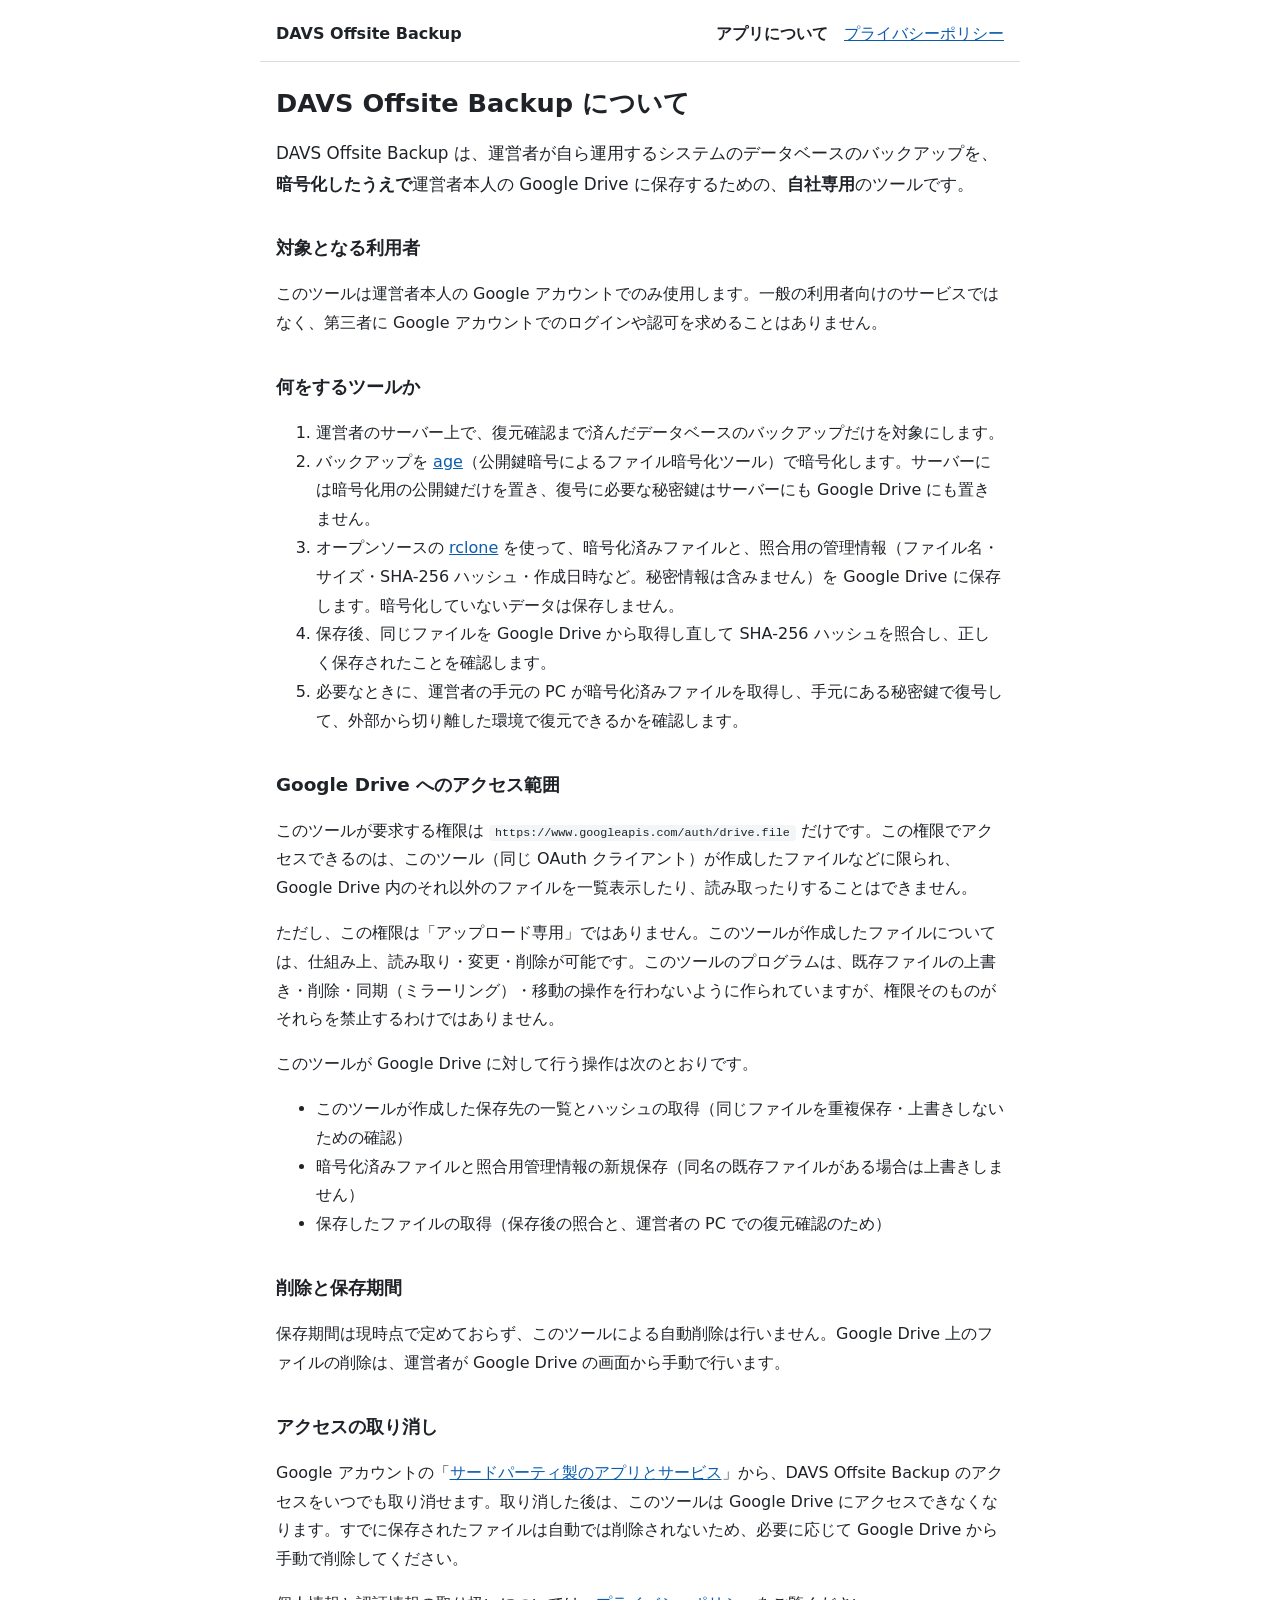
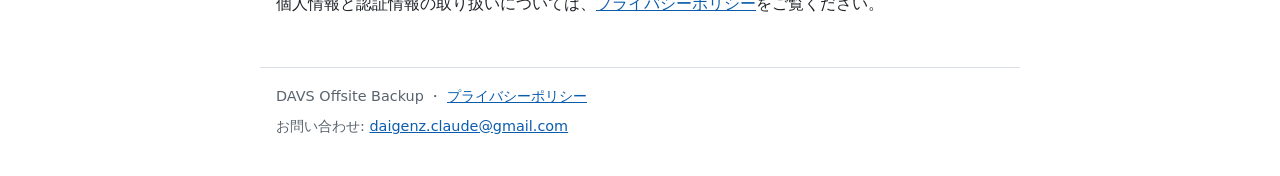
<file: index.html>
<!doctype html>
<html lang="ja">
<head>
  <meta charset="utf-8">
  <meta name="viewport" content="width=device-width, initial-scale=1">
  <title>DAVS Offsite Backup</title>
  <meta name="description" content="DAVS Offsite Backup は、運営者が自ら運用するシステムの暗号化済みバックアップを、運営者本人の Google Drive に保存するための自社専用ツールです。">
  <link rel="stylesheet" href="style.css">
</head>
<body>
  <header>
    <p class="brand">DAVS Offsite Backup</p>
    <nav aria-label="ページ">
      <a href="index.html" aria-current="page">アプリについて</a>
      <a href="privacy.html">プライバシーポリシー</a>
    </nav>
  </header>

  <main>
    <h1>DAVS Offsite Backup について</h1>

    <p class="lead">DAVS Offsite Backup は、運営者が自ら運用するシステムのデータベースのバックアップを、<strong>暗号化したうえで</strong>運営者本人の Google Drive に保存するための、<strong>自社専用</strong>のツールです。</p>

    <section>
      <h2>対象となる利用者</h2>
      <p>このツールは運営者本人の Google アカウントでのみ使用します。一般の利用者向けのサービスではなく、第三者に Google アカウントでのログインや認可を求めることはありません。</p>
    </section>

    <section>
      <h2>何をするツールか</h2>
      <ol>
        <li>運営者のサーバー上で、復元確認まで済んだデータベースのバックアップだけを対象にします。</li>
        <li>バックアップを <a href="https://github.com/FiloSottile/age">age</a>（公開鍵暗号によるファイル暗号化ツール）で暗号化します。サーバーには暗号化用の公開鍵だけを置き、復号に必要な秘密鍵はサーバーにも Google Drive にも置きません。</li>
        <li>オープンソースの <a href="https://rclone.org/">rclone</a> を使って、暗号化済みファイルと、照合用の管理情報（ファイル名・サイズ・SHA-256 ハッシュ・作成日時など。秘密情報は含みません）を Google Drive に保存します。暗号化していないデータは保存しません。</li>
        <li>保存後、同じファイルを Google Drive から取得し直して SHA-256 ハッシュを照合し、正しく保存されたことを確認します。</li>
        <li>必要なときに、運営者の手元の PC が暗号化済みファイルを取得し、手元にある秘密鍵で復号して、外部から切り離した環境で復元できるかを確認します。</li>
      </ol>
    </section>

    <section>
      <h2>Google Drive へのアクセス範囲</h2>
      <p>このツールが要求する権限は <code>https://www.googleapis.com/auth/drive.file</code> だけです。この権限でアクセスできるのは、このツール（同じ OAuth クライアント）が作成したファイルなどに限られ、Google Drive 内のそれ以外のファイルを一覧表示したり、読み取ったりすることはできません。</p>
      <p>ただし、この権限は「アップロード専用」ではありません。このツールが作成したファイルについては、仕組み上、読み取り・変更・削除が可能です。このツールのプログラムは、既存ファイルの上書き・削除・同期（ミラーリング）・移動の操作を行わないように作られていますが、権限そのものがそれらを禁止するわけではありません。</p>
      <p>このツールが Google Drive に対して行う操作は次のとおりです。</p>
      <ul>
        <li>このツールが作成した保存先の一覧とハッシュの取得（同じファイルを重複保存・上書きしないための確認）</li>
        <li>暗号化済みファイルと照合用管理情報の新規保存（同名の既存ファイルがある場合は上書きしません）</li>
        <li>保存したファイルの取得（保存後の照合と、運営者の PC での復元確認のため）</li>
      </ul>
    </section>

    <section>
      <h2>削除と保存期間</h2>
      <p>保存期間は現時点で定めておらず、このツールによる自動削除は行いません。Google Drive 上のファイルの削除は、運営者が Google Drive の画面から手動で行います。</p>
    </section>

    <section>
      <h2>アクセスの取り消し</h2>
      <p>Google アカウントの「<a href="https://myaccount.google.com/connections">サードパーティ製のアプリとサービス</a>」から、DAVS Offsite Backup のアクセスをいつでも取り消せます。取り消した後は、このツールは Google Drive にアクセスできなくなります。すでに保存されたファイルは自動では削除されないため、必要に応じて Google Drive から手動で削除してください。</p>
    </section>

    <p>個人情報と認証情報の取り扱いについては、<a href="privacy.html">プライバシーポリシー</a>をご覧ください。</p>
  </main>

  <footer>
    <p>DAVS Offsite Backup ・ <a href="privacy.html">プライバシーポリシー</a></p>
    <p>お問い合わせ: <a href="mailto:daigenz.claude@gmail.com">daigenz.claude@gmail.com</a></p>
  </footer>
</body>
</html>
</file>
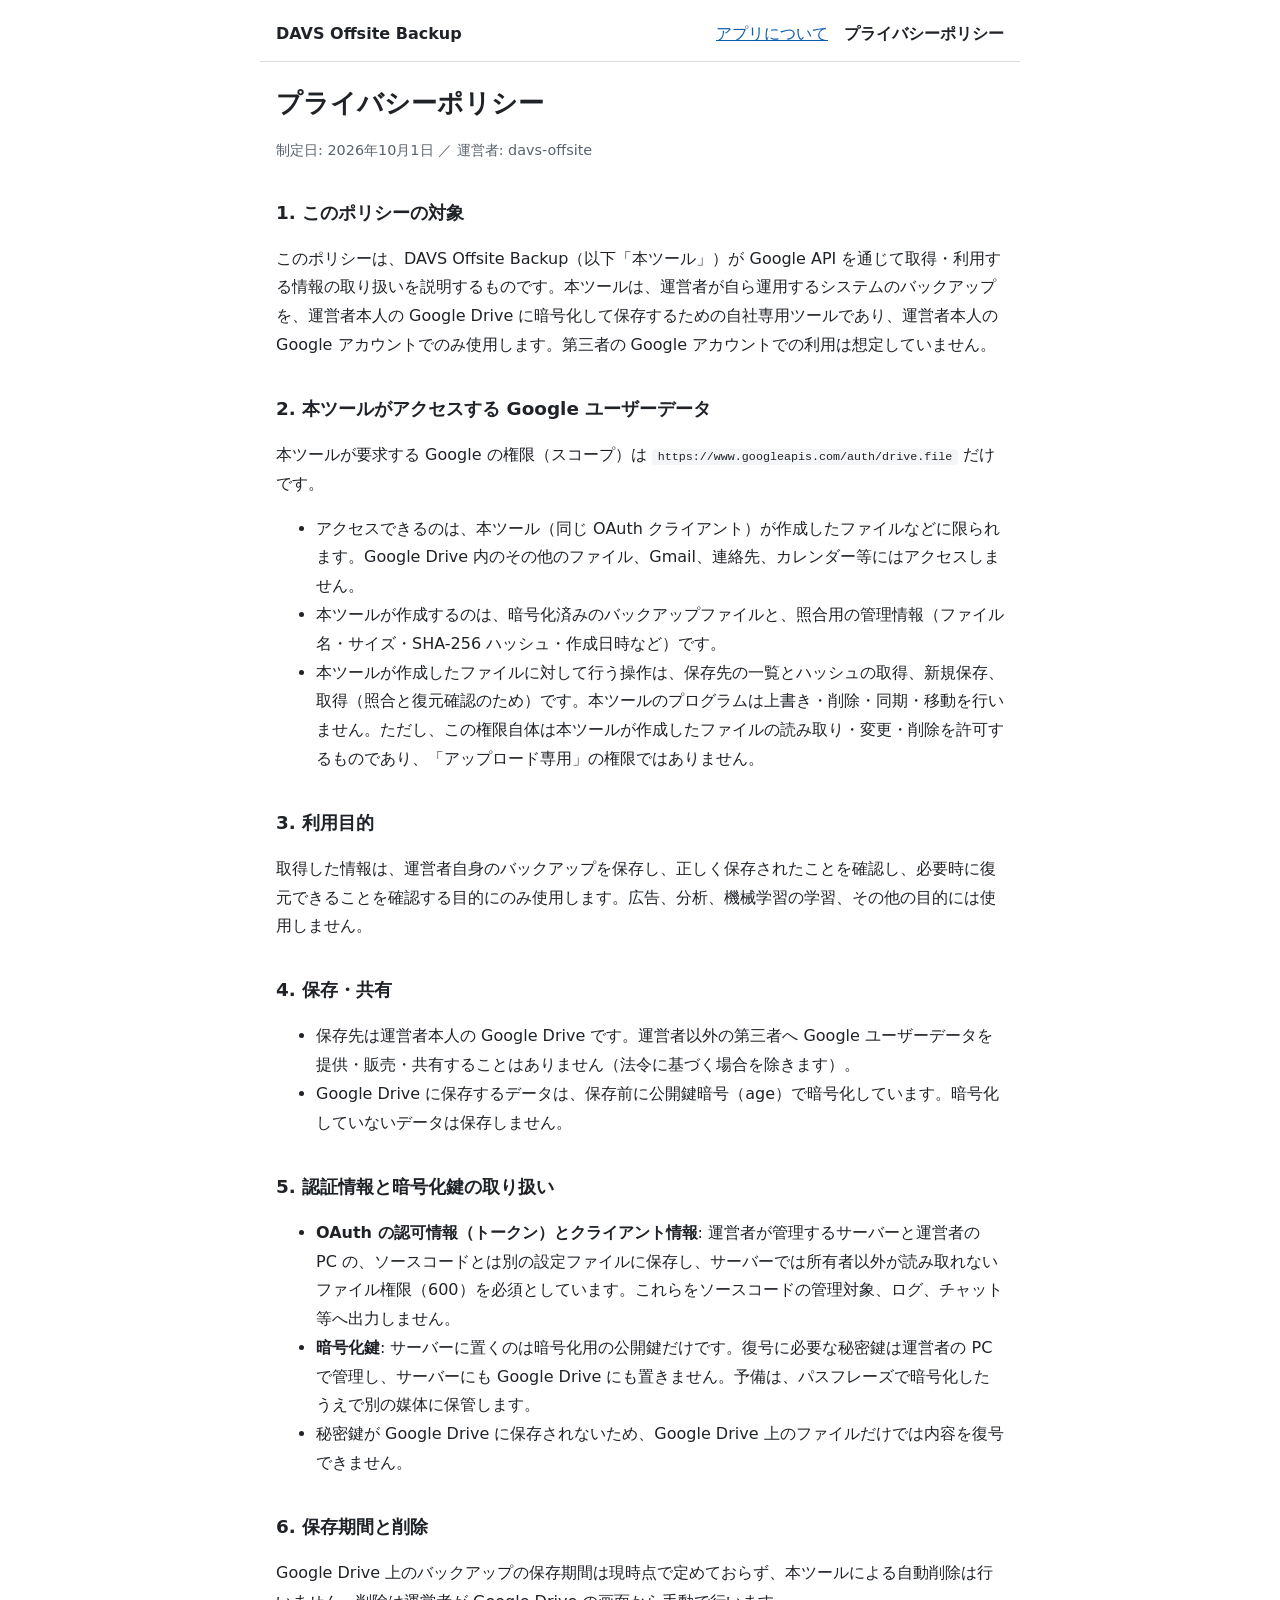
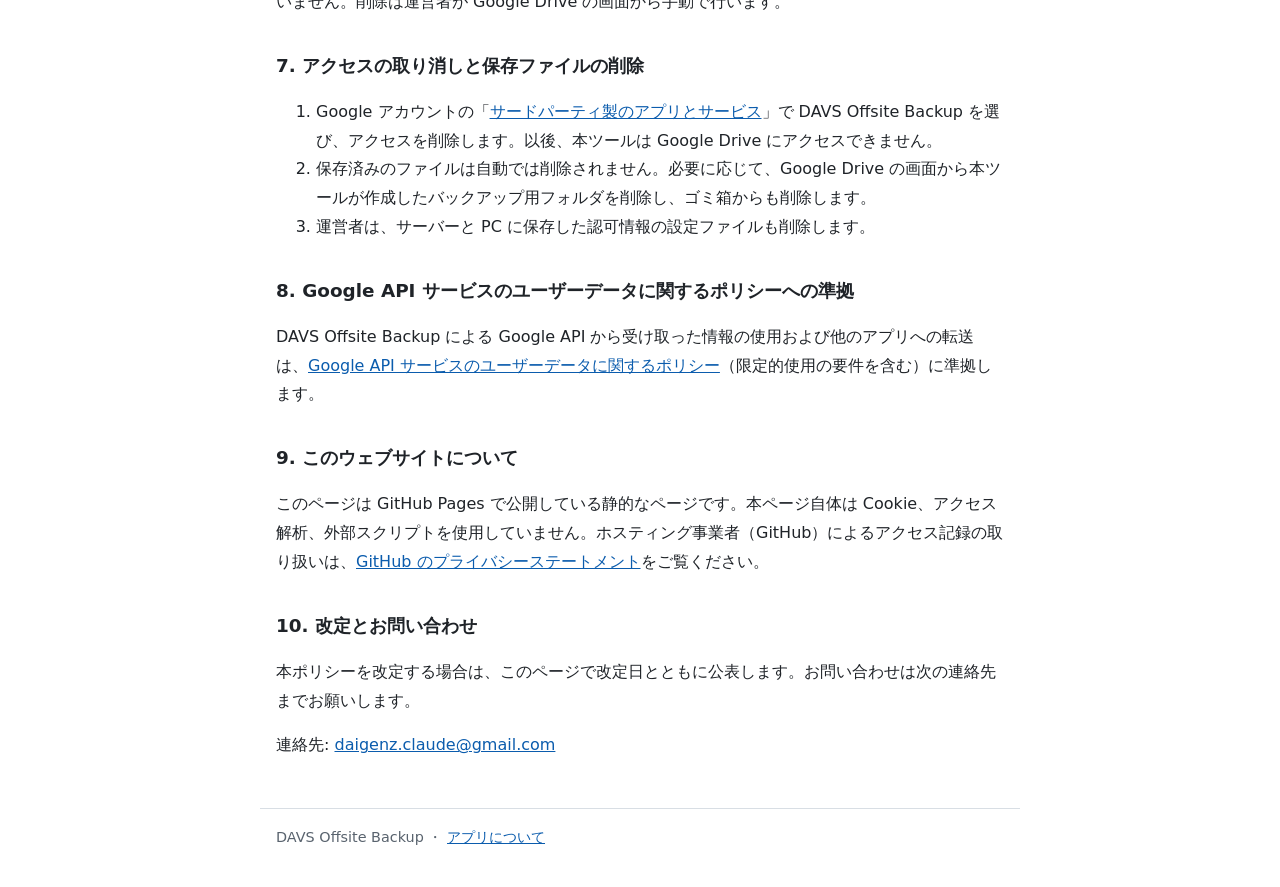
<file: privacy.html>
<!doctype html>
<html lang="ja">
<head>
  <meta charset="utf-8">
  <meta name="viewport" content="width=device-width, initial-scale=1">
  <title>プライバシーポリシー | DAVS Offsite Backup</title>
  <meta name="description" content="DAVS Offsite Backup が Google ユーザーデータ、認証情報、暗号化鍵をどのように扱うかを説明します。">
  <link rel="stylesheet" href="style.css">
</head>
<body>
  <header>
    <p class="brand">DAVS Offsite Backup</p>
    <nav aria-label="ページ">
      <a href="index.html">アプリについて</a>
      <a href="privacy.html" aria-current="page">プライバシーポリシー</a>
    </nav>
  </header>

  <main>
    <h1>プライバシーポリシー</h1>
    <p class="meta">制定日: 2026年10月1日 ／ 運営者: davs-offsite</p>

    <section>
      <h2>1. このポリシーの対象</h2>
      <p>このポリシーは、DAVS Offsite Backup（以下「本ツール」）が Google API を通じて取得・利用する情報の取り扱いを説明するものです。本ツールは、運営者が自ら運用するシステムのバックアップを、運営者本人の Google Drive に暗号化して保存するための自社専用ツールであり、運営者本人の Google アカウントでのみ使用します。第三者の Google アカウントでの利用は想定していません。</p>
    </section>

    <section>
      <h2>2. 本ツールがアクセスする Google ユーザーデータ</h2>
      <p>本ツールが要求する Google の権限（スコープ）は <code>https://www.googleapis.com/auth/drive.file</code> だけです。</p>
      <ul>
        <li>アクセスできるのは、本ツール（同じ OAuth クライアント）が作成したファイルなどに限られます。Google Drive 内のその他のファイル、Gmail、連絡先、カレンダー等にはアクセスしません。</li>
        <li>本ツールが作成するのは、暗号化済みのバックアップファイルと、照合用の管理情報（ファイル名・サイズ・SHA-256 ハッシュ・作成日時など）です。</li>
        <li>本ツールが作成したファイルに対して行う操作は、保存先の一覧とハッシュの取得、新規保存、取得（照合と復元確認のため）です。本ツールのプログラムは上書き・削除・同期・移動を行いません。ただし、この権限自体は本ツールが作成したファイルの読み取り・変更・削除を許可するものであり、「アップロード専用」の権限ではありません。</li>
      </ul>
    </section>

    <section>
      <h2>3. 利用目的</h2>
      <p>取得した情報は、運営者自身のバックアップを保存し、正しく保存されたことを確認し、必要時に復元できることを確認する目的にのみ使用します。広告、分析、機械学習の学習、その他の目的には使用しません。</p>
    </section>

    <section>
      <h2>4. 保存・共有</h2>
      <ul>
        <li>保存先は運営者本人の Google Drive です。運営者以外の第三者へ Google ユーザーデータを提供・販売・共有することはありません（法令に基づく場合を除きます）。</li>
        <li>Google Drive に保存するデータは、保存前に公開鍵暗号（age）で暗号化しています。暗号化していないデータは保存しません。</li>
      </ul>
    </section>

    <section>
      <h2>5. 認証情報と暗号化鍵の取り扱い</h2>
      <ul>
        <li><strong>OAuth の認可情報（トークン）とクライアント情報</strong>: 運営者が管理するサーバーと運営者の PC の、ソースコードとは別の設定ファイルに保存し、サーバーでは所有者以外が読み取れないファイル権限（600）を必須としています。これらをソースコードの管理対象、ログ、チャット等へ出力しません。</li>
        <li><strong>暗号化鍵</strong>: サーバーに置くのは暗号化用の公開鍵だけです。復号に必要な秘密鍵は運営者の PC で管理し、サーバーにも Google Drive にも置きません。予備は、パスフレーズで暗号化したうえで別の媒体に保管します。</li>
        <li>秘密鍵が Google Drive に保存されないため、Google Drive 上のファイルだけでは内容を復号できません。</li>
      </ul>
    </section>

    <section>
      <h2>6. 保存期間と削除</h2>
      <p>Google Drive 上のバックアップの保存期間は現時点で定めておらず、本ツールによる自動削除は行いません。削除は運営者が Google Drive の画面から手動で行います。</p>
    </section>

    <section>
      <h2>7. アクセスの取り消しと保存ファイルの削除</h2>
      <ol>
        <li>Google アカウントの「<a href="https://myaccount.google.com/connections">サードパーティ製のアプリとサービス</a>」で DAVS Offsite Backup を選び、アクセスを削除します。以後、本ツールは Google Drive にアクセスできません。</li>
        <li>保存済みのファイルは自動では削除されません。必要に応じて、Google Drive の画面から本ツールが作成したバックアップ用フォルダを削除し、ゴミ箱からも削除します。</li>
        <li>運営者は、サーバーと PC に保存した認可情報の設定ファイルも削除します。</li>
      </ol>
    </section>

    <section>
      <h2>8. Google API サービスのユーザーデータに関するポリシーへの準拠</h2>
      <p>DAVS Offsite Backup による Google API から受け取った情報の使用および他のアプリへの転送は、<a href="https://developers.google.com/terms/api-services-user-data-policy">Google API サービスのユーザーデータに関するポリシー</a>（限定的使用の要件を含む）に準拠します。</p>
    </section>

    <section>
      <h2>9. このウェブサイトについて</h2>
      <p>このページは GitHub Pages で公開している静的なページです。本ページ自体は Cookie、アクセス解析、外部スクリプトを使用していません。ホスティング事業者（GitHub）によるアクセス記録の取り扱いは、<a href="https://docs.github.com/ja/site-policy/privacy-policies/github-general-privacy-statement">GitHub のプライバシーステートメント</a>をご覧ください。</p>
    </section>

    <section>
      <h2>10. 改定とお問い合わせ</h2>
      <p>本ポリシーを改定する場合は、このページで改定日とともに公表します。お問い合わせは次の連絡先までお願いします。</p>
      <p>連絡先: <a href="mailto:daigenz.claude@gmail.com">daigenz.claude@gmail.com</a></p>
    </section>
  </main>

  <footer>
    <p>DAVS Offsite Backup ・ <a href="index.html">アプリについて</a></p>
  </footer>
</body>
</html>
</file>
<file: style.css>
:root {
  --bg: #ffffff;
  --fg: #1f2328;
  --muted: #59636e;
  --accent: #0b5cad;
  --line: #d8dee4;
  --code-bg: #f3f5f7;
}

@media (prefers-color-scheme: dark) {
  :root {
    --bg: #111418;
    --fg: #e6e8eb;
    --muted: #a3acb6;
    --accent: #6cb0ff;
    --line: #2d333b;
    --code-bg: #1c2128;
  }
}

* { box-sizing: border-box; }

body {
  margin: 0;
  background: var(--bg);
  color: var(--fg);
  font-family: system-ui, -apple-system, "Segoe UI", "Hiragino Sans", "Yu Gothic UI", "Meiryo", sans-serif;
  line-height: 1.8;
}

header, main, footer {
  max-width: 760px;
  margin: 0 auto;
  padding: 0 16px;
}

header {
  display: flex;
  flex-wrap: wrap;
  justify-content: space-between;
  align-items: center;
  gap: 8px;
  padding-top: 20px;
  padding-bottom: 12px;
  border-bottom: 1px solid var(--line);
}

.brand { margin: 0; font-weight: 700; }

nav { display: flex; gap: 16px; flex-wrap: wrap; }
nav a[aria-current="page"] { font-weight: 700; text-decoration: none; color: var(--fg); }

main { padding-top: 24px; padding-bottom: 32px; }

h1 { font-size: 1.6rem; line-height: 1.4; margin: 0 0 16px; }
h2 { font-size: 1.15rem; margin: 32px 0 8px; }

.lead { font-size: 1.05rem; }
.meta { color: var(--muted); font-size: 0.9rem; }

a { color: var(--accent); overflow-wrap: anywhere; }

code {
  background: var(--code-bg);
  padding: 1px 6px;
  border-radius: 4px;
  font-size: 0.9em;
  overflow-wrap: anywhere;
}


footer {
  border-top: 1px solid var(--line);
  padding-top: 12px;
  padding-bottom: 32px;
  color: var(--muted);
  font-size: 0.9rem;
}

footer p { margin: 4px 0; }
</file>
